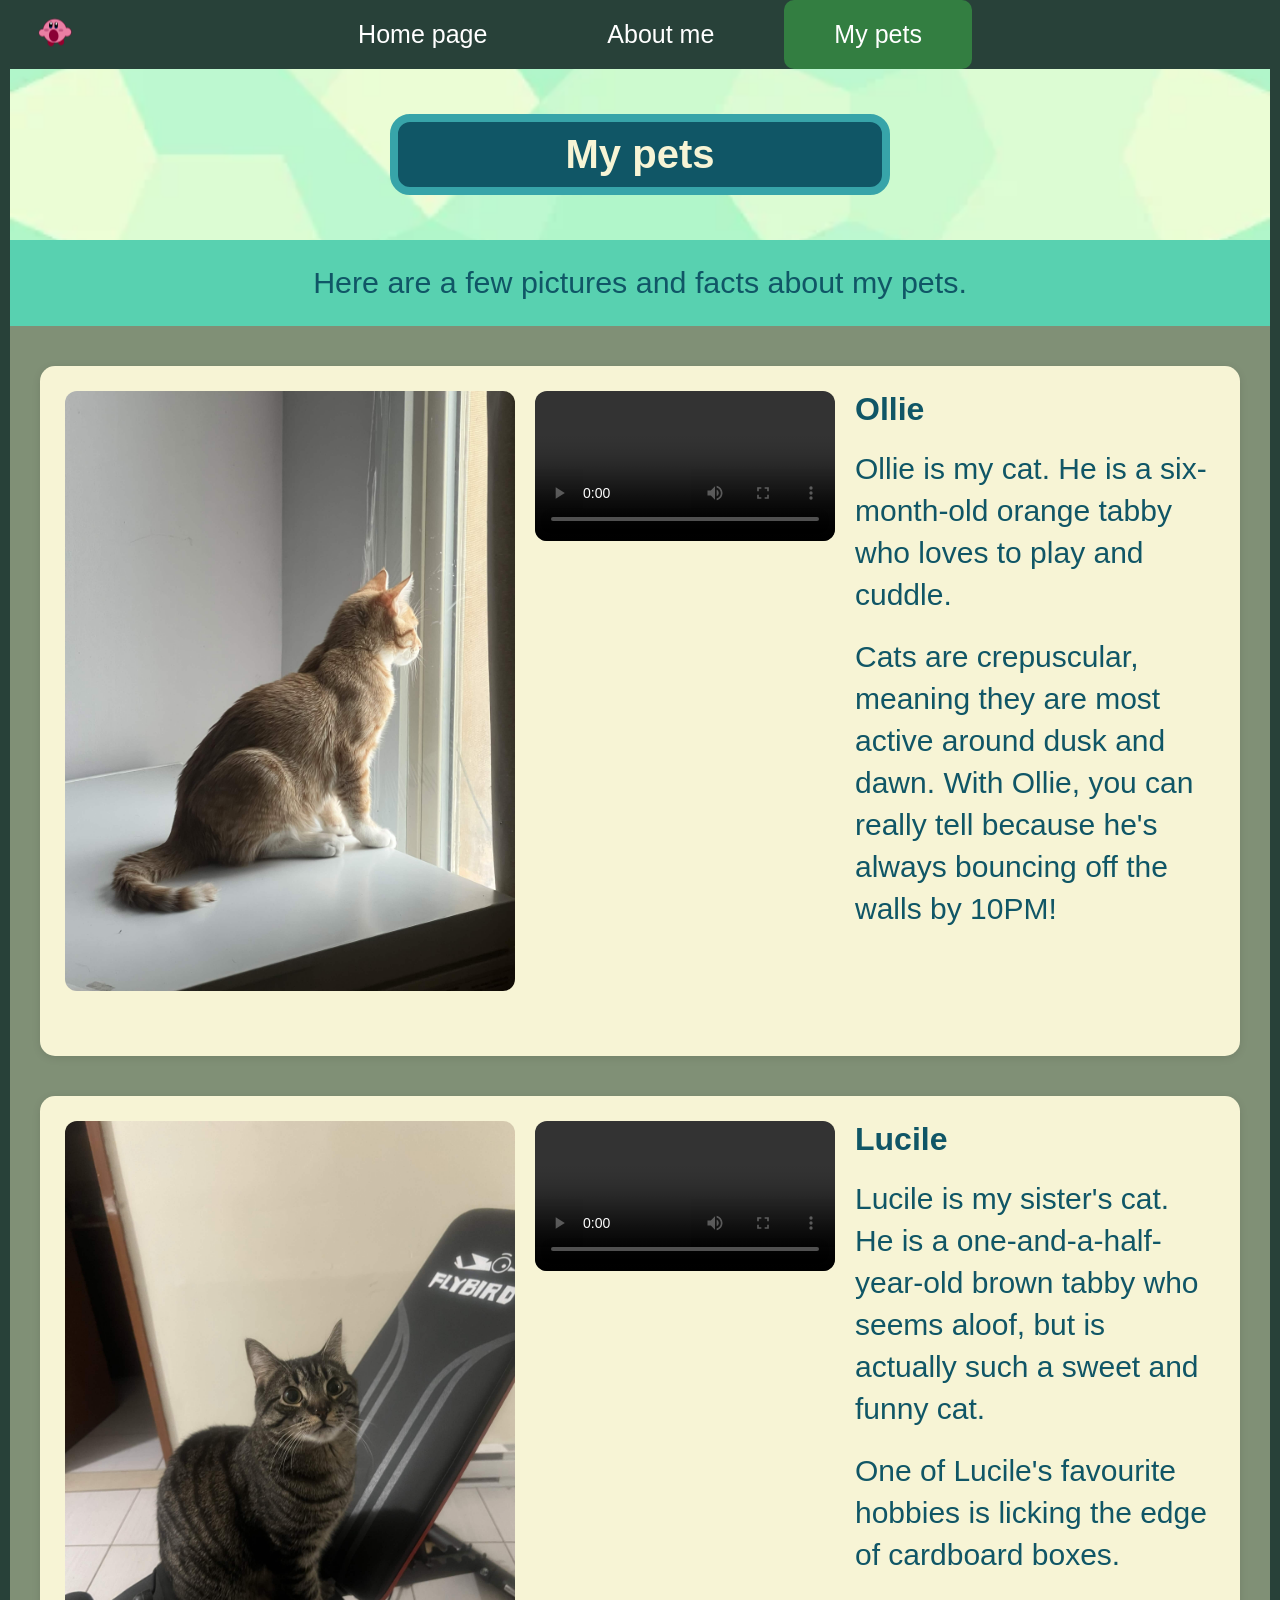
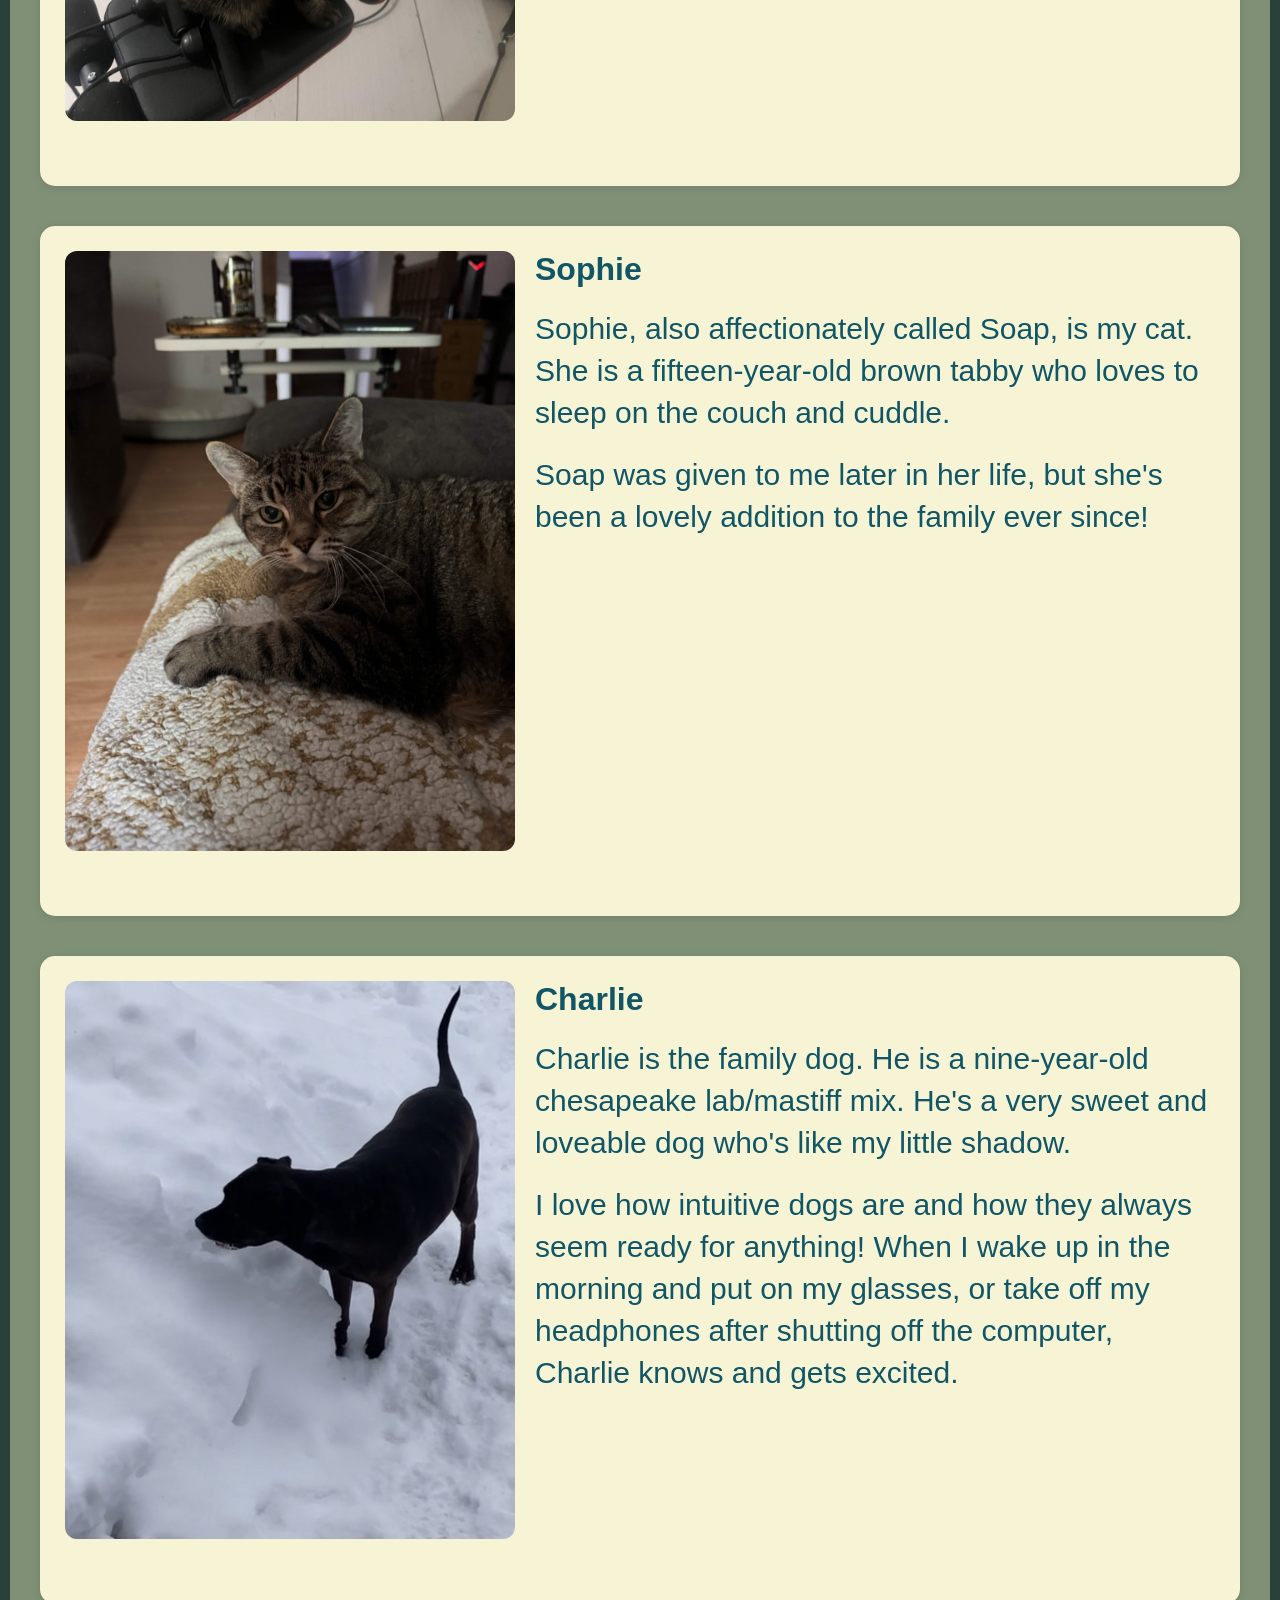
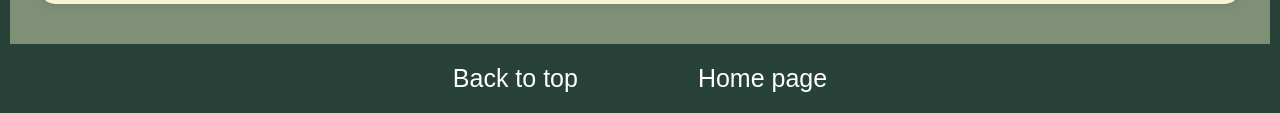
<file: pets.html>
<!doctype html>
<html lang="en">
  <head>
    <meta charset="UTF-8" />
    <meta name="author" content="Gray Olsen" />
    <meta name="description" content="Here are my pets." />
    <title>My Pets</title>
    <link rel="stylesheet" href="style.css" />
  </head>
  <body>
    <nav class="top-nav-bar">
      <div class="Kirby">
        <img src="images/KirbV2.2.png" />
      </div>
      <a href="index.html">Home page</a>
      <a href="about.html">About me</a>
      <a href="pets.html" class="active">My pets</a>
    </nav>
    <header>
      <div class="pet-title-background">
        <h1 class="main-title-h1">My pets</h1>
      </div>
    </header>
    <div class="pets-banner">
      <div class="pets-intro">
        <p>Here are a few pictures and facts about my pets.</p>
      </div>
    </div>
    <div class="pet-media-row">
      <div class="pet-content">
        <div class="pet-layout">
          <img
            src="images/ollie.jpg"
            alt="My kitten Ollie sitting on the freezer and staring out the window."
            width="450"
          />
          <video width="338" controls width="500">
            <source src="images/ollie-worm.mov" type="video/mp4" />
          </video>
          <div class="ollie-h2">
            <h2>Ollie</h2>
            <p>
              Ollie is my cat. He is a six-month-old orange tabby who loves to
              play and cuddle.
            </p>
            <p>
              Cats are crepuscular, meaning they are most active around dusk and
              dawn. With Ollie, you can really tell because he's always bouncing
              off the walls by 10PM!
            </p>
          </div>
        </div>
      </div>
    </div>
    <div class="pet-media-row">
      <div class="pet-content">
        <div class="pet-layout">
          <img
            src="images/lucile-on-bench.jpg"
            alt="My cat Lucile sitting on a workout bench."
            width="450"
          />
          <video width="338" controls width="500">
            <source src="images/lucile-bonk.mov" type="video/mp4" />
          </video>
          <div class="lucile-h2">
            <h2>Lucile</h2>
            <p>
              Lucile is my sister's cat. He is a one-and-a-half-year-old brown
              tabby who seems aloof, but is actually such a sweet and funny cat.
            </p>
            <p>
              One of Lucile's favourite hobbies is licking the edge of cardboard
              boxes.
            </p>
          </div>
        </div>
      </div>
    </div>
    <div class="pet-media-row">
      <div class="pet-content">
        <div class="pet-layout">
          <img
            src="images/soap.jpg"
            alt="My cat Sophie (also called Soap) sitting on the couch."
            width="450"
          />
          <div class="soap-h2">
            <h2>Sophie</h2>
            <p>
              Sophie, also affectionately called Soap, is my cat. She is a
              fifteen-year-old brown tabby who loves to sleep on the couch and
              cuddle.
            </p>
            <p>
              Soap was given to me later in her life, but she's been a lovely
              addition to the family ever since!
            </p>
          </div>
        </div>
      </div>
    </div>
    <div class="pet-media-row">
      <div class="pet-content">
        <div class="pet-layout">
          <img
            src="images/charlie-snow.png"
            alt="My dog Charlie eating snow."
            width="450"
          />
          <div class="charlie-h2">
            <h2>Charlie</h2>
            <p>
              Charlie is the family dog. He is a nine-year-old chesapeake
              lab/mastiff mix. He's a very sweet and loveable dog who's like my
              little shadow.
            </p>
            <p>
              I love how intuitive dogs are and how they always seem ready for
              anything! When I wake up in the morning and put on my glasses, or
              take off my headphones after shutting off the computer, Charlie
              knows and gets excited.
            </p>
          </div>
        </div>
      </div>
    </div>
    <nav class="bottom-bar">
      <a href="#top">Back to top</a>
      <a href="index.html">Home page</a>
    </nav>
  </body>
</html>
</file>
<file: style.css>
* {
  margin: 0;
  padding: 0;
  box-sizing: border-box;
}

body {
  font-family: "Rubik", sans-serif;
  font-style: normal;
  font-size: 20px;
  background-color: #809076;
  color: #105666;
  margin: 0px;
  overflow-x: hidden;
  min-height: 100vh;
  border-left: 10px solid #284139;
  border-right: 10px solid #284139;
}

.active {
  background-color: #3eb94982;
  color: white;
  border-radius: 10px;
}

.Kirby {
  position: absolute;
  left: 20px;
  top: 50%;
  transform: translateY(-50%);
}

.Kirby img {
  width: 50px;
  height: 50px;
  object-fit: cover;
}

.top-nav-bar {
  position: relative;
  display: flex;
  flex-flow: wrap;
  gap: 20px;
  justify-content: center;
  margin: 0;
  background: #284139;
}
.top-nav-bar a {
  text-decoration: none;
  display: block;
  padding: 20px 50px;
  color: white;
  font-size: 25px;
}
.top-nav-bar a:hover {
  background: rgb(81, 178, 69);
  border-radius: 10px;
}

.nav-bar-2 {
  list-style-type: none;
  margin: 0;
  background-color: rgb(81, 178, 69);
  display: flex;
  justify-content: center;
}

.nav-bar-2 a {
  display: inline-block;
  color: white;
  padding: 14px 16px;
  text-decoration: none;
}

.nav-bar-2 a:hover {
  background-color: green;
  border-radius: 10px;
}

.main-title-background {
  background-image: url("images/congruent_pentagon.webp");
  background-color: #0d5c73;
  background-repeat: no-repeat;
  background-size: cover;
  background-position: center;
  padding: 30px 0;
}

.pet-title-background {
  background-image: url("images/congruent_pentagon.webp");
  background-color: #0d5c73;
  background-repeat: no-repeat;
  background-size: cover;
  background-position: center;
  padding: 30px 0;
}

.about-title-background {
  background-image: url("images/congruent_pentagon.webp");
  background-color: #0d5c73;
  background-repeat: no-repeat;
  background-size: cover;
  background-position: center;
  padding: 30px 0;
}

.main-title-h1 {
  font-family: "Rubik", sans-serif;
  font-size: 40px;
  max-width: 500px;
  width: 90%;
  margin: 15px auto;
  padding: 10px;
  text-align: center;
  background-color: #105666;
  color: #f7f4d5;
  border: 8px solid;
  border-radius: 20px;
  border-color: rgb(55, 164, 169);
}

.welcome-banner {
  width: 100%;
  padding: 20px 0;
  background-color: #58d1b0;
}

.welcome-content {
  max-width: 900px;
  margin: 0 auto;
  text-align: center;
  color: #284139;
  background-color: #58d1b0;
}

.welcome-content p {
  line-height: 1.5;
  font-size: 1.9rem;
}

.about-myself {
  margin: 0 auto;
  padding: 10px 0;
  text-align: center;
  color: #284139;
  background-color: #105666;
  color: #f7f4d5;
}

.about-banner {
  width: 100%;
  padding: 20px 0;
  background-color: #58d1b0;
}

.about-intro {
  max-width: 900px;
  margin: 0 auto;
  text-align: center;
  color: #284139;
  background-color: #58d1b0;
}

.about-intro p {
  line-height: 1.5;
  font-size: 1.9rem;
}

.pets-banner {
  width: 100%;
  padding: 20px 0;
  background-color: #58d1b0;
}

.pets-intro {
  max-width: 900px;
  margin: 0 auto;
  text-align: center;
  color: #284139;
}

.pets-intro p {
  line-height: 1.5;
  font-size: 1.9rem;
}

.pet-media-row {
  flex-wrap: nowrap;
}

.pet-layout {
  display: flex;
  margin-bottom: 40px;
  gap: 20px;
  align-items: flex-start;
}

.pet-layout p {
  max-width: 700px;
  line-height: 1.4;
  flex: 1;
  margin-top: 20px;
  margin-bottom: 20px;
}

.pet-content {
  background-color: #f7f4d5;
  border-radius: 15px;
  padding: 25px;
  margin: 40px auto;
  max-width: 1200px;
  box-shadow: 0 2px 8px rgba(0, 0, 0, 0.1);
}

.pet-content img,
.pet-content video {
  border-radius: 12px;
}

h2,
h3,
h4 {
  font-weight: bold;
  font-size: 32px;
}

h5 {
  font-weight: bold;
  font-size: 32px;
}

.animal-layout {
  display: flex;
  gap: 40px;
  align-items: flex-start;
}

.animal-layout img {
  border-radius: 10px;
}

.animal-layout p {
  max-width: 700px;
  line-height: 1.5;
  flex: 1;
}

.animal-text {
  display: flex;
  flex-direction: column;
  gap: 10px;
  flex: 1;
}

.animal-container {
  padding: 30px;
  margin-bottom: 30px;
  max-width: 1200px;
  border-radius: 12px;
}

.h2-grizzly {
  margin-bottom: 20px;
  margin-left: 100px;
  color: #0b5c74;
}

.h3-caribou {
  margin-bottom: 20px;
  margin-left: 120px;
  color: #0b5c74;
}

.h4-cougar {
  margin-bottom: 20px;
  margin-left: 125px;
  color: #0b5c74;
}

.h5-bumblebee {
  margin-bottom: 20px;
  margin-left: 100px;
  color: #0b5c74;
}

section {
  background-color: #f7f4d5;
}

li {
  font-family: "Nunito", sans-serif;
  font-optical-sizing: auto;
  font-style: normal;
  font-size: 25px;
  color: #105666;
}

p {
  font-family: "Rubik", sans-serif;
  font-optical-sizing: auto;
  font-style: normal;
  font-size: 30px;
  color: #105666;
}

.gray-container {
  display: flex;
  justify-content: center;
  align-items: flex-start;
  margin: 40px auto;
  padding: 20px;
}

.gray-layout {
  display: flex;
  gap: 40px;
  align-items: flex-start;
}

.gray-facts {
  background-color: #105666;
  padding: 25px;
  max-width: 300px;
  border: 3px solid rgb(55, 164, 169);
  border-radius: 12px;
}

.gray-list ul {
  padding-left: 20px;
}

.gray-list li {
  margin-bottom: 12px;
  line-height: 1.5;
}

.gray-layout img {
  height: auto;
  display: block;
  border-radius: 12px;
  max-width: 100%;
}

.my-interests {
  background: #58d1b0;
  margin-bottom: 15px;
  padding: 10px;
  border-radius: 5px;
  font-size: 2rem;
  color: #105666;
}

.gray-list {
  background-color: #58d1b0;
  padding: 20px;
}

.bottom-bar {
  display: flex;
  flex-flow: wrap;
  gap: 20px;
  justify-content: center;
  margin: 0;
  background: #284139;
}

.bottom-bar a {
  text-decoration: none;
  display: block;
  padding: 20px 50px;
  color: white;
  font-size: 25px;
}

.bottom-bar a:hover {
  background: rgb(81, 178, 69);
  border-radius: 10px;
}

.bottom-paragraph {
  text-align: center;
  padding: 25px;
  background-color: #58d1b0;
  border-radius: 10px;
  line-height: 1.6;
}
</file>
